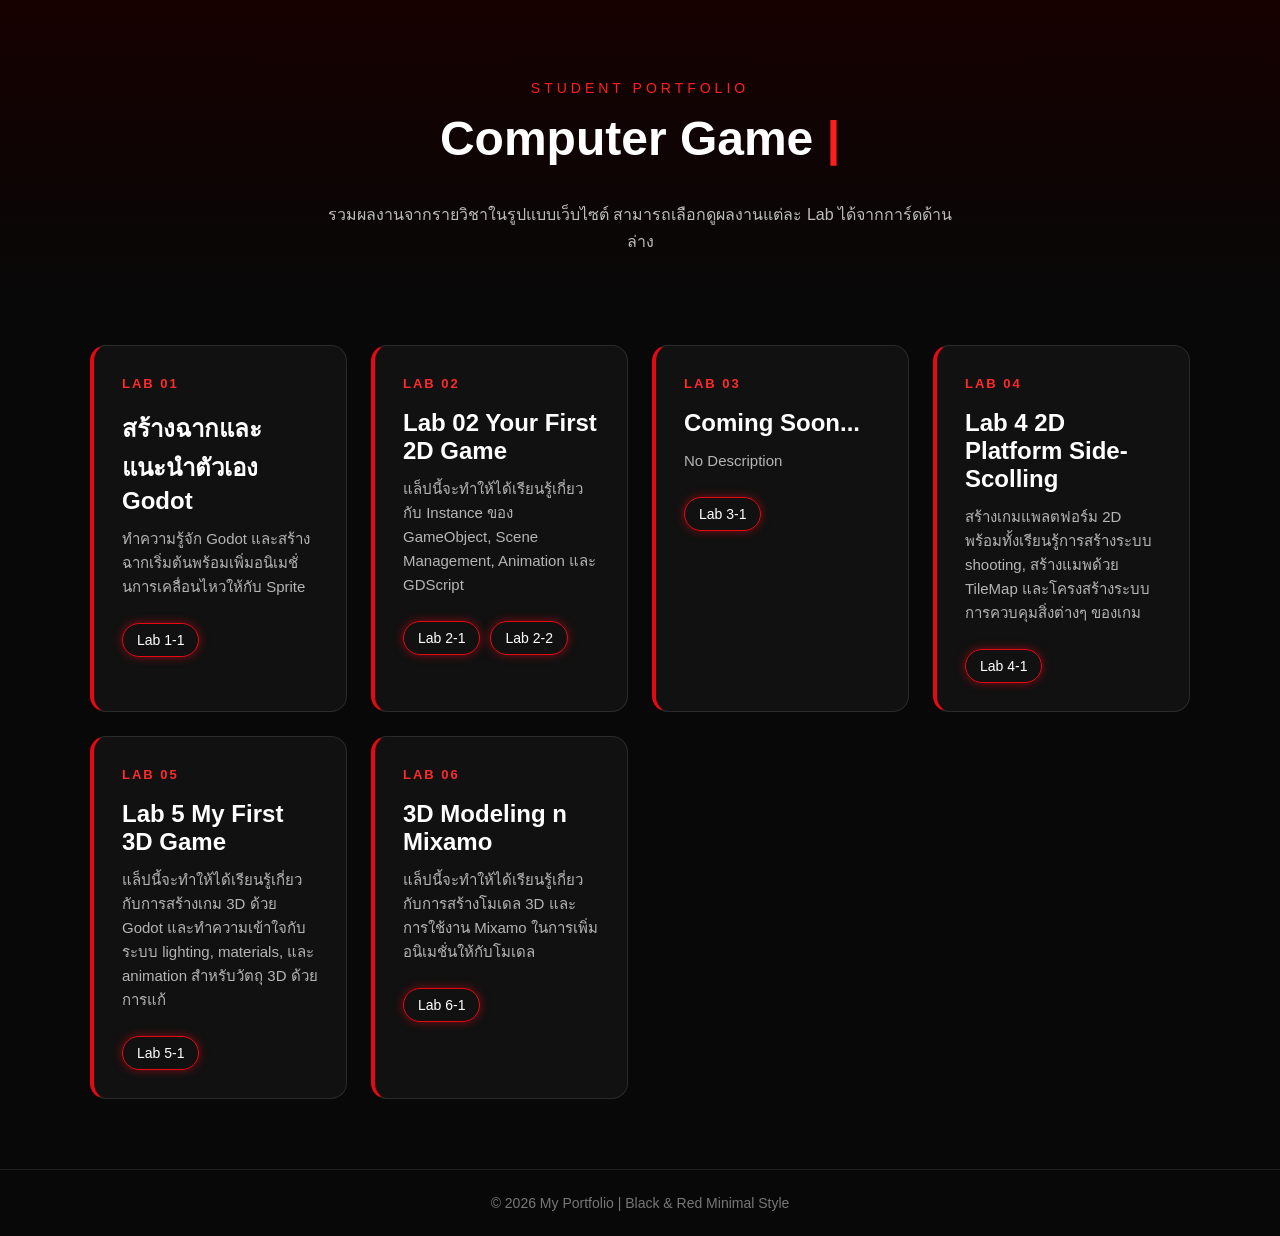
<file: index.html>
<!DOCTYPE html>
<html lang="th">
<head>
  <meta charset="UTF-8" />
  <meta name="viewport" content="width=device-width, initial-scale=1.0" />
  <title>My Portfolio</title>
  <link rel="stylesheet" href="style.css" />
</head>

<body>

  <header class="hero">
    <p class="tagline">Student Portfolio</p>

    <h1 class="typing-container">
      <span id="typing-text"></span>
      <span class="cursor">|</span>
    </h1>

    <p class="description">
      รวมผลงานจากรายวิชาในรูปแบบเว็บไซต์ สามารถเลือกดูผลงานแต่ละ Lab ได้จากการ์ดด้านล่าง
    </p>
  </header>

  <main class="container">
  <section class="lab-grid">

    <div class="lab-card">
      <span class="lab-number">LAB 01</span>
      <h2>สร้างฉากและแนะนำตัวเอง Godot</h2>
      <p>ทำความรู้จัก Godot และสร้างฉากเริ่มต้นพร้อมเพิ่มอนิเมชั่นการเคลื่อนไหวให้กับ Sprite</p>

      <div class="sub-buttons">
        <a href="lab01/lab01.html">Lab 1-1</a>
      </div>
    </div>

    <div class="lab-card">
      <span class="lab-number">LAB 02</span>
      <h2>Lab 02 Your First 2D Game</h2>
      <p>แล็ปนี้จะทำให้ได้เรียนรู้เกี่ยวกับ Instance ของ GameObject, Scene Management, Animation และ GDScript</p>

      <div class="sub-buttons">
        <a href="lab02/game21.html">Lab 2-1</a>
        <a href="lab02/game22.html">Lab 2-2</a>
      </div>
    </div>

    <div class="lab-card">
      <span class="lab-number">LAB 03</span>
      <h2>Coming Soon...</h2>
      <p>No Description</p>

      <div class="sub-buttons">
        <a href="lab03/lab03.html">Lab 3-1</a>
      </div>
    </div>

    <div class="lab-card">
      <span class="lab-number">LAB 04</span>
      <h2>Lab 4 2D Platform Side-Scolling</h2>
      <p>สร้างเกมแพลตฟอร์ม 2D พร้อมทั้งเรียนรู้การสร้างระบบ shooting, สร้างแมพด้วย TileMap และโครงสร้างระบบการควบคุมสิ่งต่างๆ ของเกม</p>

      <div class="sub-buttons">
        <a href="lab04/lab04.html">Lab 4-1</a>
      </div>
    </div>

    <div class="lab-card">
      <span class="lab-number">LAB 05</span>
      <h2>Lab 5 My First 3D Game</h2>
      <p>แล็ปนี้จะทำให้ได้เรียนรู้เกี่ยวกับการสร้างเกม 3D ด้วย Godot และทำความเข้าใจกับระบบ lighting, materials, และ animation สำหรับวัตถุ 3D ด้วยการแก้</p>

      <div class="sub-buttons">
        <a href="lab05/index.html">Lab 5-1</a>
      </div>
    </div>

    <div class="lab-card">
      <span class="lab-number">LAB 06</span>
      <h2>3D Modeling n Mixamo</h2>
      <p>แล็ปนี้จะทำให้ได้เรียนรู้เกี่ยวกับการสร้างโมเดล 3D และการใช้งาน Mixamo ในการเพิ่มอนิเมชั่นให้กับโมเดล</p>

      <div class="sub-buttons">
        <a href="lab06/index.html">Lab 6-1</a>
      </div>
    </div>

  </section>
</main>

  <footer>
    <p>© 2026 My Portfolio | Black & Red Minimal Style</p>
  </footer>

  <script>
    const texts = [
      "Computer Game Development",
      "Naphat Thongon | 683380073-8 | Sec 1"
    ];

    const typingText = document.getElementById("typing-text");

    let textIndex = 0;
    let charIndex = 0;
    let isDeleting = false;

    function typeEffect() {
      const currentText = texts[textIndex];

      if (!isDeleting) {
        typingText.textContent = currentText.substring(0, charIndex + 1);
        charIndex++;

        if (charIndex === currentText.length) {
          isDeleting = true;
          setTimeout(typeEffect, 1500);
          return;
        }
      } else {
        typingText.textContent = currentText.substring(0, charIndex - 1);
        charIndex--;

        if (charIndex === 0) {
          isDeleting = false;
          textIndex = (textIndex + 1) % texts.length;
        }
      }

      const speed = isDeleting ? 50 : 100;
      setTimeout(typeEffect, speed);
    }

    typeEffect();
  </script>

</body>
</html>
</file>
<file: style.css>
* {
  margin: 0;
  padding: 0;
  box-sizing: border-box;
}

body {
  font-family: Arial, sans-serif;
  background: #080808;
  color: #f5f5f5;
  min-height: 100vh;
}

.hero {
  text-align: center;
  padding: 80px 20px 50px;
  background: linear-gradient(180deg, #160000, #080808);
}

.tagline {
  color: #ff1e1e;
  letter-spacing: 4px;
  text-transform: uppercase;
  font-size: 14px;
  margin-bottom: 15px;
}

.hero h1 {
  font-size: 48px;
  color: #ffffff;
  margin-bottom: 20px;
}

.description {
  max-width: 650px;
  margin: 0 auto;
  color: #bdbdbd;
  line-height: 1.7;
}

.container {
  width: 90%;
  max-width: 1100px;
  margin: 0 auto;
  padding: 40px 0 70px;
}

.lab-grid {
  display: grid;
  grid-template-columns: repeat(auto-fit, minmax(250px, 1fr));
  gap: 24px;
}

.lab-card {
  display: block;
  text-decoration: none;
  color: #ffffff;
  background: #111111;
  border: 1px solid #2a2a2a;
  border-left: 4px solid #e50914;
  border-radius: 16px;
  padding: 28px;
  min-height: 190px;
  transition: 0.3s ease;
  position: relative;
  overflow: hidden;
}

.lab-card::before {
  content: "";
  position: absolute;
  top: 0;
  left: -100%;
  width: 100%;
  height: 100%;
  background: linear-gradient(120deg, transparent, rgba(229, 9, 20, 0.18), transparent);
  transition: 0.5s ease;
}

.lab-card:hover::before {
  left: 100%;
}

.lab-card:hover {
  transform: translateY(-8px);
  border-color: #e50914;
  box-shadow: 0 0 25px rgba(229, 9, 20, 0.35);
}

.lab-number {
  display: inline-block;
  color: #ff2a2a;
  font-size: 13px;
  letter-spacing: 2px;
  margin-bottom: 18px;
  font-weight: bold;
}

.lab-card h2 {
  font-size: 24px;
  margin-bottom: 12px;
}

.lab-card p {
  color: #b5b5b5;
  line-height: 1.6;
  font-size: 15px;
}

.sub-buttons {
  display: flex;
  flex-wrap: wrap;
  gap: 10px;
  margin-top: 24px;
  position: relative;
  z-index: 2;
}

.sub-buttons a {
  text-decoration: none;
  color: #ffffff;
  border: 1px solid #e50914;
  box-shadow: 0 0 10px rgba(229, 9, 20, 0.55);
  padding: 8px 14px;
  border-radius: 999px;
  font-size: 14px;
  transition: 0.3s ease;
}

.sub-buttons a:hover {
  background: #e50914;
  box-shadow: 0 0 15px rgba(229, 9, 20, 0.45);
}

footer {
  text-align: center;
  padding: 25px 15px;
  color: #777;
  border-top: 1px solid #1f1f1f;
  font-size: 14px;
}

.typing-container {
    min-height: 70px;
    font-size: 48px;
    font-weight: bold;
    color: #ffffff;
}

.cursor {
    color: #ff1e1e;
    animation: blink 0.8s infinite;
}

@keyframes blink {
    50% {
        opacity: 0;
    }
}
</file>
